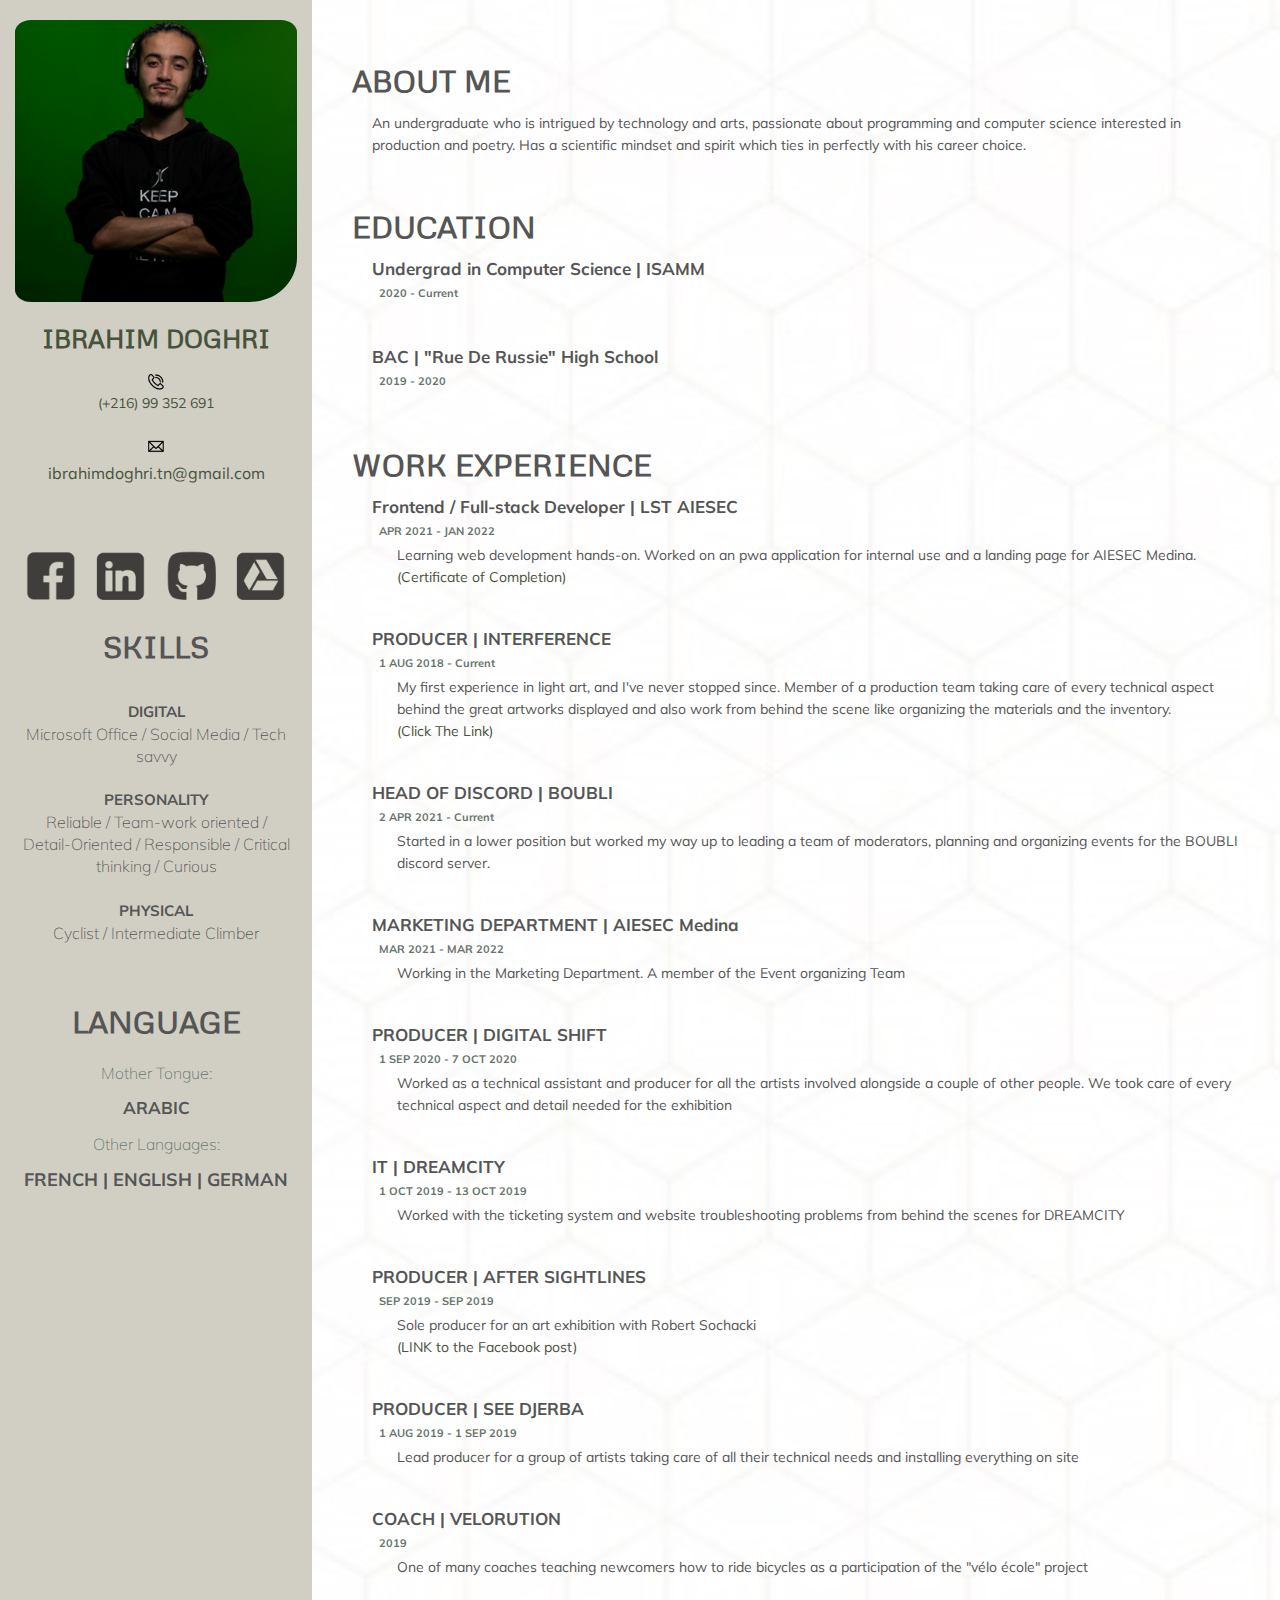
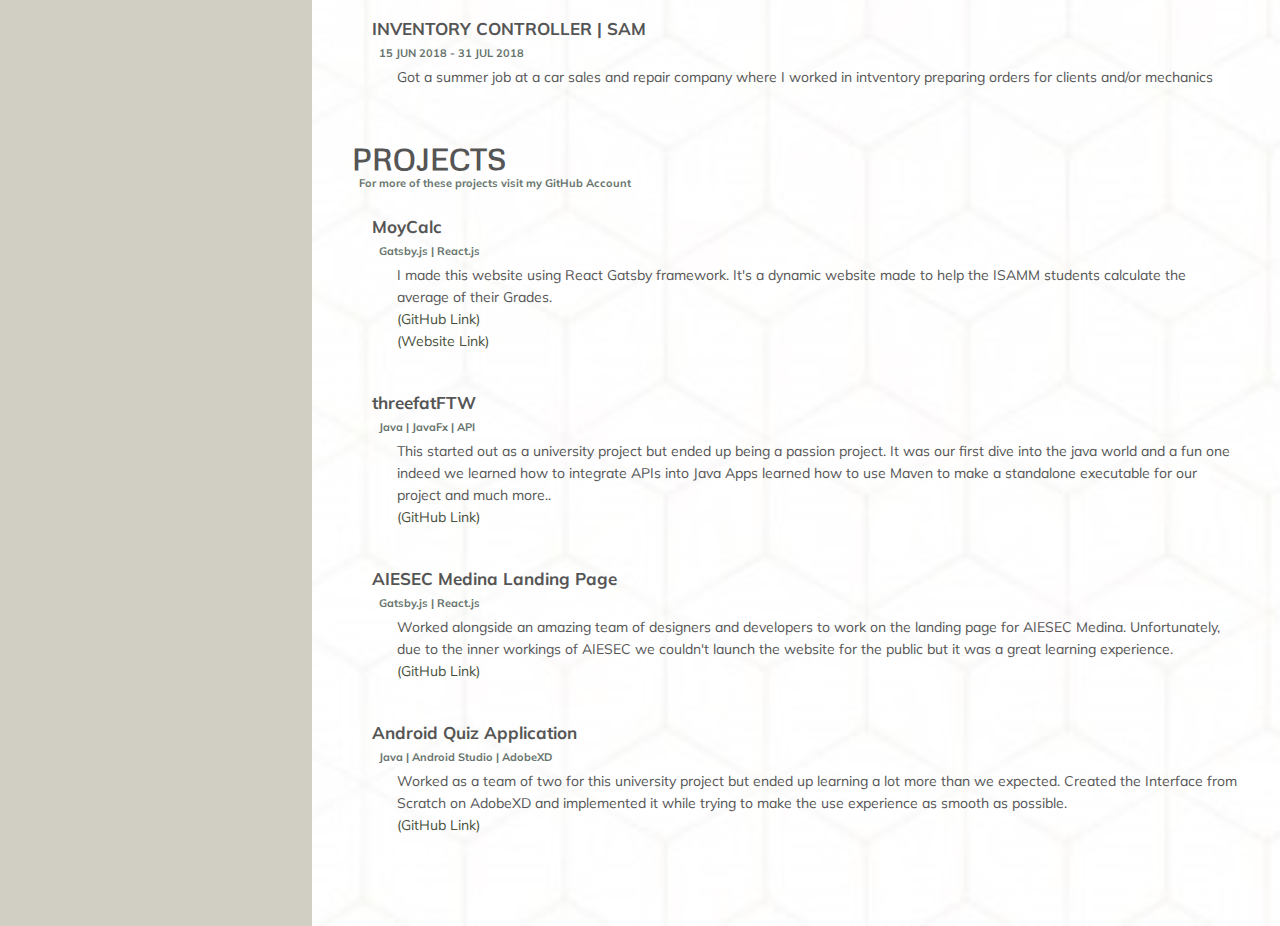
<file: index.html>
<!DOCTYPE html> 
<html>
	<Head>
			<Title>Website Resume</Title>			
			<link rel="shortcut icon" type="image/jpg" href="images/favicon.png"/>
			<link rel="stylesheet" href="./style.css"/>
	</Head>
	<body>
		<div class="resume">
			<nav class="leftNavBar">
				<!--<div class="profilePic">
					<img width="200" src="images/resume.jpg">	
				</div> -->
				<img class="profilePic" width="200" src="images/ibrahim.png">
				<div class="profileDetails">
					<h2 class="fullName leftText">IBRAHIM DOGHRI</h2>
					<br>
						<div class="centerIcon"><img  width="20" src="images/phone.png"></div>
						<p class="leftText">(+216) 99 352 691</p><br>
						
						<div class="centerIcon"><a target="_blank" href="mailto:ibrahimdoghri.tn@gmail.com?subject = Feedback&body = Message"><img  width="20" src="images/mail.png"></a></div>
						<a target="_blank" href="mailto:ibrahimdoghri.tn@gmail.com?subject = Feedback&body = Message"><p class="leftText textLink">ibrahimdoghri.tn@gmail.com</p></a>
					<br><br><br>
					
					<ul class="socialMedia">
						<li class="facebookIcon listItem">
							<a target="_blank" href="https://www.facebook.com/Arfizato">  
								<img width="90" class="ListItemImg" src="images/Facebook.png"> 
							</a>
						</li>
						<li class="listItem">
							<a target="_blank" href="https://www.linkedin.com/in/ibrahimdoghri/">  						 
								<img width="90" class="ListItemImg" src="images/LinkedIn.png">  
							</a>
						</li>
						<li class="listItem">
							<a target="_blank" href="https://github.com/arfizato">  						 
								<img width="90" class="ListItemImg" src="images/GitHub.png">  
							</a>
						</li>
						<li class="listItem">
							<a target="_blank" href="https://drive.google.com/drive/u/0/folders/1YBjl2dB4BKe5JozfGuBmJTxIp039bSKU">  						 
								<img width="90" class="ListItemImg" src="images/Drive.png">  
							</a>
						</li>
						<!--
						<li class="listItem"><a target="_blank" href="mailto:ibrahimdoghri.tn@gmail.com?subject = Feedback&body = Message">  <img width="70" src="images/Gmail.png">  </a></li> -->
					</ul>
				</div>
				<div>
					<!-- <a class="saveButtonLink" target="_blank" href="external/Resume.pdf"> <button type="button" class="saveButton">Europass CV</button> </a> -->
				</div>
				
				<!-- 				SKILLS Section			 -->
				<section class="skillsSection container">
					<h1 class="sectionTitle leftNav">SKILLS</h1>
						<div class="WorkSubSection">
							<h5 class="jobNameLeft">DIGITAL</h5> 
							<h6 class="jobDateLeft skill">Microsoft Office / Social Media / Tech savvy </h6>
							
							<h5 class="jobNameLeft">PERSONALITY</h5> 
							<h6 class="jobDateLeft skill"> Reliable / Team-work oriented / Detail-Oriented / Responsible / Critical thinking / Curious</h6>
							
							<h5 class="jobNameLeft">PHYSICAL</h5> 
							<h6 class="jobDateLeft skill">Cyclist / Intermediate Climber </h6>
						</div>	
				</section>
				
				<!-- LANGUAGE SKILLS Section-->
				<section class="skillsSection container">
					<h1 class="sectionTitle sectionTitleLeft">LANGUAGE</h1>
						<div class="languageSubSection">
								<h6 class="jobDate skill">Mother Tongue:</h6>
								<p class="lang arabic">ARABIC</p>
								
								<h6 class="jobDate skill">Other Languages:</h6>
								
					<!--
								<ul class="languages">
									<li class=" languageName">
										<p class="lang">FRENCH </p>
										<span class="langState">
											<span class="bold">LISTENING</span> B2  <br>
											<span class="bold">READING</span> B2 <br>
											<span class="bold">SPOKEN PRODUCTION</span>  B1 <br>
											<span class="bold">SPOKEN INTERACTION</span> B1 <br>
											<span class="bold">WRITING</span> B1 <br>							
										</span>
																			
									</li>
									<li class=" languageName">
										<p class="lang">ENGLISH </p>
										<span class="langState">
											<span class="bold">LISTENING</span> C2  <br>
											<span class="bold">READING</span> C1 <br>
											<span class="bold">SPOKEN PRODUCTION</span>  C2 <br>
											<span class="bold">SPOKEN INTERACTION</span> C2 <br>
											<span class="bold">WRITING</span> C1 <br>							
										</span>
									</li>	
								</ul>
								<ul class="languages anotherOne">
									<li class="listItem languageName">
										<p class="lang">GERMAN </p>
											<span class="langState">
												<span class="bold">LISTENING</span> A1  <br>
												<span class="bold">READING</span> A1 <br>
												<span class="bold">SPOKEN PRODUCTION</span>  A1 <br>
												<span class="bold">SPOKEN INTERACTION</span> A1 <br>
												<span class="bold">WRITING</span> A1 <br>							
											</span>
									</li>
								</ul>
						</div>
					

					<!--
					<h6 class="jobDate skill">
											<strong>LISTENING</strong> A1 <strong>READING</strong> A1 <br>
											<strong>SPOKEN PRODUCTION</strong>  A1 <strong>SPOKEN INTERACTION</strong> A1 <br>
											<strong>WRITING</strong>   A1										
										</h6>
										
										<h6 class="jobDate skill">
											<strong>LISTENING</strong> <strong>READING</strong> <br>
											<strong>SPOKEN PRODUCTION</strong> <strong>SPOKEN INTERACTION</strong> <br>
											<strong>WRITING</strong>										
										</h6>
					
					-->	
										
					<ul >
						<li class="skillList">
							<span class="skillName">FRENCH | ENGLISH | GERMAN</span>
						</li>
						<!-- <li class="skillList">
							<span class="skillPer">
								<span class="skillProgress frenchProg"></span>
							</span>
						</li> -->

						<!-- <li class="skillList">
							<span class="skillName">ENGLISH</span>
						</li> -->
						<!-- <li class="skillList">
							<span class="skillPer">
								<span class="skillProgress englishProg"></span>
							</span>
						</li> -->

						<!-- <li class="skillList">
							<span class="skillName">GERMAN</span>
						</li> -->
						<!-- <li class="skillList">
							<span class="skillPer">
								<span class="skillProgress germanProg"></span>
							</span>
						</li> -->
					</ul>

				</section>
				
				
			</nav>
			
			<nav class="rightNavBar">
				
				<!-- ABOUT ME Section-->
				<section class="aboutSection container">
					<h1 class="sectionTitle">ABOUT ME</h1>
					<div>
						<div class="aboutMe">
							An undergraduate who is intrigued by technology and arts, passionate about programming and computer science interested in production and poetry.
								Has a scientific mindset and spirit which ties in perfectly with his career choice.
						</div>
					</div>
				</section>
				
				<!-- EDUCATION Section-->
				<section class="educationSection container">
					<h1 class="sectionTitle">EDUCATION</h1>
					
					<div class="WorkSubSection">
						<h5 class="jobName">Undergrad in Computer Science | ISAMM</h5> 
						<h6 class="jobDate">2020 - Current </h6>
					</div>
					
					<div class="WorkSubSection">
						<h5 class="jobName">BAC | "Rue De Russie" High School</h5> 
						<h6 class="jobDate">2019 - 2020</h6>
					</div>					
					
				</section>
				
				<!-- WORK EXPERIENCE Section-->
				<section class="WorkSection container">
					<h1 class="sectionTitle"> WORK EXPERIENCE</h1>
					
					<div class="WorkSubSection">
						<h5 class="jobName">Frontend / Full-stack Developer | LST AIESEC </h5> 
						<h6 class="jobDate">APR 2021 - JAN 2022</h6>
						<p> 
							Learning web development hands-on. Worked on an pwa application for internal use and a landing page for AIESEC Medina.
							<br><a target= "_blank" class="textLink" href="https://drive.google.com/drive/u/0/folders/1YBjl2dB4BKe5JozfGuBmJTxIp039bSKU">(Certificate of Completion)</a>
						</p>
					</div>	
					
					<div class="WorkSubSection">
						<h5 class="jobName">PRODUCER | INTERFERENCE</h5> 
						<h6 class="jobDate">1 AUG 2018 - Current</h6>
						<p>My first experience in light art, and I've never stopped since. Member of a production team taking care of every technical aspect behind the great
							artworks displayed and also work from behind the scene like organizing the materials and the inventory. <br><a target= "_blank" class="textLink" href="https://2021.intunis.net/ibrahim-doghri/">(Click The Link)</a>
						</p>
					</div>	
					
					<div class="WorkSubSection">
						<h5 class="jobName">HEAD OF DISCORD | BOUBLI</h5> 
						<h6 class="jobDate">2 APR 2021 - Current</h6>
						<p>Started in a lower position but worked my way up to leading a team of moderators, planning and organizing events for the BOUBLI discord server. </p>
					</div>
					
					<div class="WorkSubSection">
						<h5 class="jobName">MARKETING DEPARTMENT | AIESEC Medina</h5> 
						<h6 class="jobDate">MAR 2021 - MAR 2022</h6>
						<p>Working in the Marketing Department. A member of the Event organizing Team</p>
					</div>	
<!-- 					
					<div class="WorkSubSection">
						<h5 class="jobName">INVENTORY CLERK | SAM</h5> 
						<h6 class="jobDate">21 DEC 2020 - 27 DEC 2020</h6>
						<p>Took part of an annual event where we organize the company'sinventory recount and make sure everything is in place an the system is in sync with what's going on in real life</p>
					</div>	 -->
					
					<div class="WorkSubSection">
						<h5 class="jobName">PRODUCER | DIGITAL SHIFT</h5> 
						<h6 class="jobDate">1 SEP 2020 - 7 OCT 2020</h6>
						<p> Worked as a technical assistant and producer for all the artists involved alongside a couple of other people. We took care of every technical
						aspect and detail needed for the exhibition</p>
					</div>
					
					<div class="WorkSubSection">
						<h5 class="jobName">IT | DREAMCITY</h5> 
						<h6 class="jobDate">1 OCT 2019 - 13 OCT 2019</h6>
						<p>Worked with the ticketing system and website troubleshooting problems from behind the scenes for DREAMCITY</p>
					</div>	
					
					<div class="WorkSubSection">
						<h5 class="jobName">PRODUCER | AFTER SIGHTLINES</h5> 
						<h6 class="jobDate">SEP 2019 - SEP 2019</h6>
						<p>Sole producer for an art exhibition with Robert Sochacki 
						<br><a class="textLink" target="_blank" href="https://www.facebook.com/sochacki.robert/posts/10158924753061562">(LINK to the Facebook post)</a></p>
					</div>
					
					<div class="WorkSubSection">
						<h5 class="jobName">PRODUCER | SEE DJERBA</h5> 
						<h6 class="jobDate">1 AUG 2019 - 1 SEP 2019</h6>
						<p>Lead producer for a group of artists taking care of all their technical needs and installing everything on site </p>
					</div>
					
					<div class="WorkSubSection">
						<h5 class="jobName">COACH | VELORUTION</h5> 
						<h6 class="jobDate">2019</h6>
						<p>One of many coaches teaching newcomers how to ride bicycles as a participation of the "vélo école" project </p>
					</div>	
					
					<!-- <div class="WorkSubSection">
						<h5 class="jobName">INVENTORY CLERK | SAM</h5> 
						<h6 class="jobDate">24 DEC 2018 - 30 DEC 2018</h6>
						<p>Took part of an annual event where we organize the company's inventory recount and make sure everything is in place an the system is in sync with what's going on in real life</p>
					</div>	 -->
					
					<div class="WorkSubSection">
						<h5 class="jobName">INVENTORY CONTROLLER | SAM</h5> 
						<h6 class="jobDate">15 JUN 2018 - 31 JUL 2018</h6>
						<p>Got a summer job at a car sales and repair company where I worked in intventory preparing orders for clients and/or mechanics </p>
					</div>	
					
					<!--
					<div class="WorkSubSection">
						<h5 class="jobName"></h5> 
						<h6 class="jobDate"></h6>
						<p> </p>
					</div>	
					-->
					
				</section>
				
				<section class="ProjectSection container">
					<h1 class="sectionTitle">PROJECTS</h1>
					<h6 class="jobDate">For more of these projects visit my GitHub Account</h6>
<!-- 
					<div class="WorkSubSection">
						<h6 class="jobDate">For more of these projects visit my GitHub Account</h6>
					</div>	  -->
						
					<div class="WorkSubSection">
						<h5 class="jobName">MoyCalc </h5> 
						<h6 class="jobDate">Gatsby.js | React.js </h6>
						<p> 
							I made this website using React Gatsby framework. It's a dynamic website made to help the ISAMM students calculate the average of their Grades.
							<br><a target= "_blank" class="textLink" href="https://github.com/arfizato/moyenne-isamm.git">(GitHub Link)</a>
							<br><a target= "_blank" class="textLink" href="https://moycalc.netlify.app">(Website Link)</a>
						</p>
					</div>	
					<div class="WorkSubSection">
						<h5 class="jobName">threefatFTW</h5> 
						<h6 class="jobDate">Java | JavaFx | API</h6>
						<p> 
							This started out as a university project but ended up being a passion project. It was our first dive into the java world and a fun one indeed we learned how to integrate APIs into Java Apps learned how to use Maven to make a standalone executable for our project and much more..
							<br><a target= "_blank" class="textLink" href="https://github.com/threefatclub/threefatFTW.git ">(GitHub Link)</a>
						</p>
					</div>	
					<div class="WorkSubSection">
						<h5 class="jobName">AIESEC Medina Landing Page</h5> 
						<h6 class="jobDate">Gatsby.js | React.js </h6>
						<p> 
							Worked alongside an amazing team of designers and developers to work on the landing page for AIESEC Medina. Unfortunately, due to the inner workings of AIESEC we couldn't launch the website for the public but it was a great learning experience.
							<br><a target= "_blank" class="textLink" href="https://github.com/AIESEC-Medina ">(GitHub Link)</a>
						</p>
					</div>	
					<div class="WorkSubSection">
						<h5 class="jobName">Android Quiz Application</h5> 
						<h6 class="jobDate">Java | Android Studio | AdobeXD</h6>
						<p> 
							Worked as a team of two for this university project but ended up learning a lot more than we expected. Created the Interface from Scratch on AdobeXD and implemented it while trying to make the use experience as smooth as possible.
							<br><a target= "_blank" class="textLink" href="https://github.com/WerghiMedArbi/ApplicationDS ">(GitHub Link)</a>
						</p>
					</div>	

<!-- 					
					<div class="WorkSubSection">
						<h5 class="jobName">lOREM IPSUM</h5> 
						<h6 class="jobDate">react</h6>
						<p> 
							
							<br><a target= "_blank" class="textLink" href=" ">(GitHub Link)</a>
						</p>
					</div>	 -->
				</section>
				
				
				<!--
				<section class="skillsSection container">
					<h1 class="sectionTitle"></h1>
					<p>
					
					</p>
				
				-->
			</nav>
		</div>
	</body>
</html>
</file>
<file: style.css>
@import url('https://fonts.googleapis.com/css2?family=Oswald&display=swap');
/* font-family: 'Oswald', sans-serif; */
@import url('https://fonts.googleapis.com/css2?family=Mulish&display=swap');
/* font-family: 'Mulish', sans-serif; */
@import url('https://fonts.googleapis.com/css2?family=Metrophobic&display=swap');
/*  font-family: 'Metrophobic', sans-serif;*/ 
/*
@import url('https://fonts.googleapis.com/css2?family=Lato&display=swap');
/* font-family: 'Lato', sans-serif; */
/*
@import url('https://fonts.googleapis.com/css2?family=Poppins:wght@300&display=swap');
/* font-family: 'Poppins', sans-serif; */
/*
@import url('https://fonts.googleapis.com/css2?family=Open+Sans+Condensed:wght@300&display=swap');
/*font-family: 'Open Sans Condensed', sans-serif;*/

@import url('https://fonts.googleapis.com/css2?family=Roboto:wght@100&display=swap');
/* font-family: 'Roboto', sans-serif; */
*{
	margin: 0;
	padding: 0;
	box-sizing: border-box;
	list-style: none;
	font-family: 'Mulish', sans-serif;
}
body {
	/*	background:#585c6860; */ 
	font-size: 14px;
	line-height: 22px;
	color: #555555; 
}
.resume{
	width: 100%;
	height: 100%;
	display: flex;
	padding: 0;
	margin: 0 10px;
	margin-left:0;
	
	
	background-image: url("images/pattern.jpg");
	background-color: rgba(255,255,255,100);
	background-size: cover;
	background-blend-mode: multiply;
}
.resume .leftNavBar{
	width:50%;
	max-width: 500px;
	height: auto;	
	background: #D1CFC4;
	margin: 0;
	margin-right: 20px;

}
.resume .leftNavBar .profilePic{
	width: 100%;
	height: auto;
	padding: 20px 15px;	
	border-radius: 10% 10% 20% 10%;
}
.resume .leftNavBar .leftText{
	text-align: center;
	color: #47533D;
}
a .leftText{
	font-size: 16px;
}
.fullName{
	font-size: 25px;
	
}
.listItem{
	display: inline;
	margin: 0 10px 10px 10px;
}
.ListItemImg{
	filter: opacity(.7);
	width: 50px;
	transition: all .5s;
}
.ListItemImg:hover{
	transform: scale(1.2) rotateX(360deg);
}
.centerIcon { 
	display: flex;
	justify-content:center;
}
.socialMedia{
	display: flex;
	justify-content:center;
}
.saveButton{
	text-align: center;
	vertical-align: middle;
	padding: .67em ;
	cursor: pointer;
	
	margin: .5em auto 2em auto;
	color: white;
    font-size: 1.2em;
	/*	
    text-shadow: -2px 2px #2797cf;
	*/
	border: 2px solid #2797CF;
	background-color: rgba(255,255,255, .1);
	border-radius: 1.5em;
	font-weight: lighter;
	padding-left: 2em;
	padding-right: 2em;
	
	display: flex;
	justify-content:center;
	
}
.leftNavBar a{
	text-decoration: none;
}
.saveButton:hover{
	background-color: rgba(255,255,255, .3);

}
/* Right side */ 
.rightNavBar{
	margin: 50px 20px ;
}
.rightNavBar p{
	padding-left: 25px;	
}
.container {
	padding: 20px 0px;
}
.sectionTitle{
	font-size: 30px;
}
.aboutMe, .WorkSubSection, .languageSubSection{
	padding: 20px;
}
.jobName{
	font-size:17px;
}
.jobDate{
	font-size: 11px;
	padding:2px 7px;
	color: #67746d;
}
/* general */
.fullName, .sectionTitle{
	font-family: 'Metrophobic', sans-serif;
}
.textLink{
	text-decoration: none;
	font-weight: 400;
	color: #48513C;
	transition: all .5s;
}
.textLink:hover{
	color: #2797cf;
	font-size: 1.05rem;
	/* font-weight: 700; */
}
.skill{
	font-size: 16px;
	font-weight: lighter;
	text-align: center;
}
.languages, .sectionTitleLeft{
	width: 100%;
	display: flex;
	justify-content: center;
}
.sectionTitleLeft{
	text-align: center;
	line-height: 1.2em;
}
.languageName{
	width: 50%;
	text-align: center; 
	padding: 0 0 25px;
}
.lang{
	font-size: 17px;
	font-weight: bold;
	padding: .67em 0;
}
.languages .lang{	
	color: #2797cf;
}
.langState{
	font-family: 'Roboto', sans-serif;
	font-weight: bold;
	margin: 0 !important;
	padding: 0;
	width: 50%;
	text-align: left; 
	font-size: .8em;
}
.langState .bold{	
}
.jobNameLeft{
	text-align: center;
	padding: 1.5em 0 0 0;
	font-size: 15px;
}
.leftNav{
	text-align: center;
}
.anotherOne{
	display: flex;
	justify-content: center;
}
.arabic{
	text-align: center;
}


/*  trying out the percentages  */

.skillList{
	display: flex;
	flex-direction: row;
	justify-content: center;
	width: 100%;
}

.skillName{
	font-size: 18px;
	margin: .7em 0px .2em;
	font-weight: bold;
}

 .skillPer {
	 width: 75%;
	 height: 13px;
	 background-color: #47533D;
	 border-radius: 5%;

	 color: white;
	 margin: 0;

 }
	.skillProgress{
		background-color: #2797CF;
		height: 100%;
		text-indent: 5%;
		border-radius: 5%;
	}
	.germanProg{		
		width: 30%;
	}
	.frenchProg{
		width: 60%;
	}
	.englishProg{
		width: 85%;
	}



/* ===== Scrollbar CSS ===== */
  /* Firefox */
  * {
    scrollbar-width: thin;
    scrollbar-color: #c3b9a2 #000;
  }

  /* Chrome, Edge, and Safari */
  *::-webkit-scrollbar {
    width: 10px;
  }

  *::-webkit-scrollbar-track {
    background: #ffffff;
  }

  *::-webkit-scrollbar-thumb {
    background-color: #c3b9a2;
    border-radius: 20px;
    border: 3px solid #ffffff;
  }
</file>
